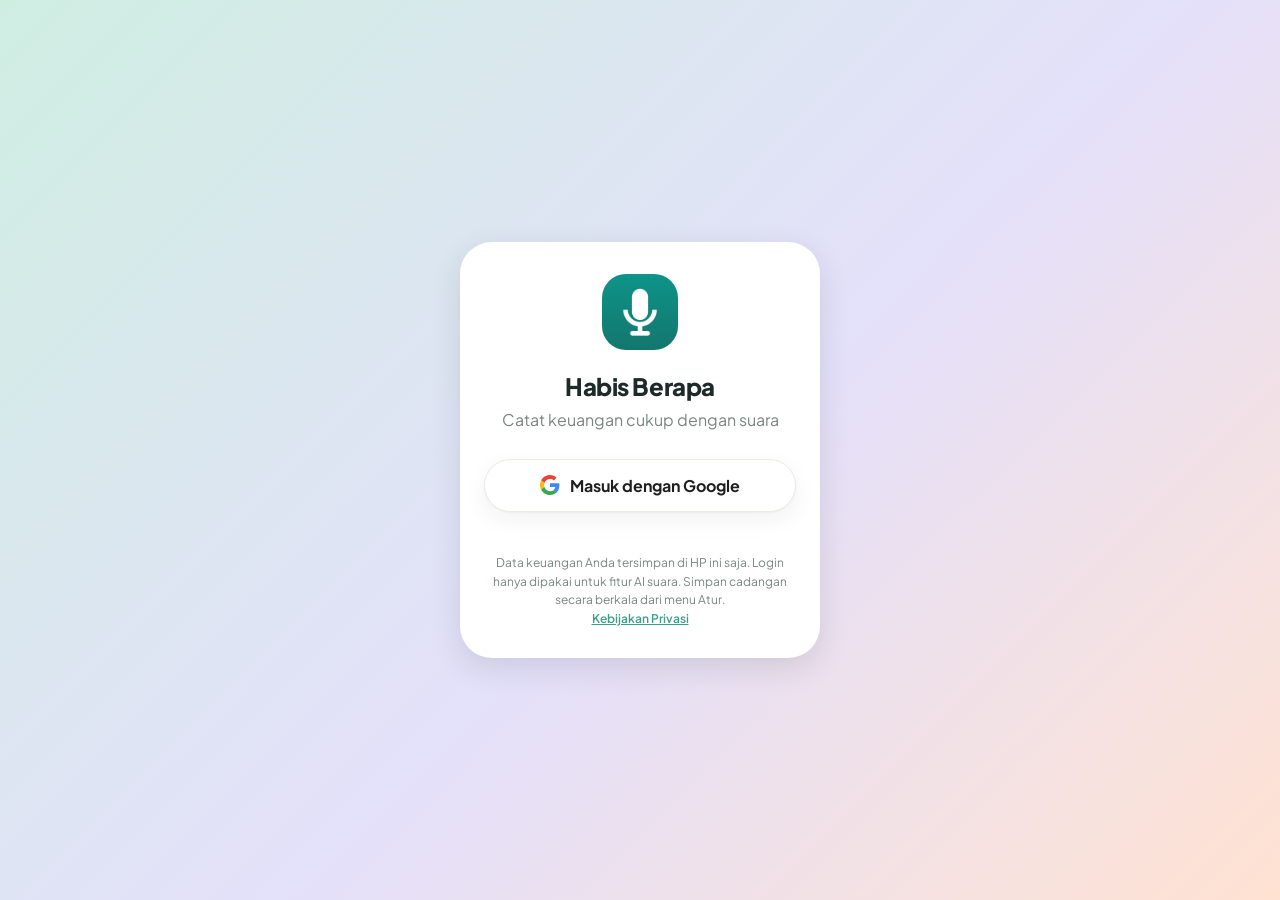
<file: index.html>
<!doctype html>
<html lang="id">
<head>
  <meta charset="utf-8">
  <meta name="viewport" content="width=device-width, initial-scale=1, viewport-fit=cover">
  <title>Habis Berapa</title>
  <meta name="theme-color" content="#f6f5f1" media="(prefers-color-scheme: light)">
  <meta name="theme-color" content="#141816" media="(prefers-color-scheme: dark)">
  <meta name="apple-mobile-web-app-capable" content="yes">
  <meta name="mobile-web-app-capable" content="yes">
  <meta name="apple-mobile-web-app-status-bar-style" content="default">
  <meta name="apple-mobile-web-app-title" content="Habis Berapa">
  <link rel="manifest" href="manifest.webmanifest">
  <link rel="icon" href="icons/icon-192.png">
  <link rel="apple-touch-icon" href="icons/icon-180.png">
  <link rel="preconnect" href="https://fonts.googleapis.com">
  <link rel="preconnect" href="https://fonts.gstatic.com" crossorigin>
  <link rel="stylesheet" href="https://fonts.googleapis.com/css2?family=Plus+Jakarta+Sans:wght@400;600;700;800&display=swap">
  <link rel="stylesheet" href="style.css">
</head>
<body>
  <!-- Layar login -->
  <section id="login-screen" class="pin-screen" hidden>
    <div class="pin-box">
      <img src="icons/icon-192.png" alt="" class="pin-logo">
      <h1>Habis Berapa</h1>
      <p>Catat keuangan cukup dengan suara</p>
      <button class="google-btn" id="btn-login">
        <svg viewBox="0 0 48 48" width="20" height="20" aria-hidden="true"><path fill="#EA4335" d="M24 9.5c3.5 0 6.6 1.2 9 3.5l6.7-6.7C35.6 2.4 30.2 0 24 0 14.6 0 6.6 5.4 2.7 13.3l7.8 6C12.4 13.7 17.7 9.5 24 9.5z"/><path fill="#4285F4" d="M46.5 24.5c0-1.6-.1-3.1-.4-4.5H24v9h12.7c-.6 3-2.3 5.5-4.8 7.2l7.5 5.8c4.4-4 7.1-10 7.1-17.5z"/><path fill="#FBBC05" d="M10.5 28.7c-.5-1.4-.8-3-.8-4.7s.3-3.3.8-4.7l-7.8-6C1 16.6 0 20.2 0 24s1 7.4 2.7 10.7l7.8-6z"/><path fill="#34A853" d="M24 48c6.5 0 11.9-2.1 15.9-5.8l-7.5-5.8c-2.1 1.4-4.8 2.3-8.4 2.3-6.3 0-11.6-4.2-13.5-9.9l-7.8 6C6.6 42.6 14.6 48 24 48z"/></svg>
        Masuk dengan Google
      </button>
      <p class="pin-error" id="login-error"></p>
      <p class="login-note">Data keuangan Anda tersimpan di HP ini saja.
        Login hanya dipakai untuk fitur AI suara. Simpan cadangan secara berkala dari menu Atur.
        <br><a href="privasi.html">Kebijakan Privasi</a></p>
    </div>
  </section>

  <div id="app" hidden>
    <header class="hero">
      <div class="hero-top">
        <div class="hello" id="hello">Halo 👋</div>
        <button class="icon-btn" id="btn-refresh" aria-label="Muat ulang">
          <svg viewBox="0 0 24 24" width="20" height="20" fill="none" stroke="currentColor" stroke-width="2.2" stroke-linecap="round" stroke-linejoin="round" aria-hidden="true"><path d="M20 11a8 8 0 1 0-2.3 5.7"/><path d="M20 5v6h-6"/></svg>
        </button>
      </div>
      <div class="hero-label">Total semua dompet</div>
      <div class="hero-total" id="total-saldo">Rp0</div>
    </header>
    <div class="demo-banner" id="demo-banner" hidden>Mode demo: catat lewat ketik, AI suara belum aktif.</div>
    <div class="backup-banner" id="backup-banner" hidden></div>

    <main>
      <!-- BERANDA -->
      <section class="view" id="view-home">
        <div class="month-strip" id="home-summary"></div>
        <div class="section-head">
          <h2>Dompet</h2>
          <button class="link-btn" id="btn-split">Bagi uang</button>
        </div>
        <div class="wallet-grid" id="wallet-grid"></div>
        <div class="section-head" id="recent-head" hidden>
          <h2>Baru dicatat</h2>
        </div>
        <div class="recent" id="recent"></div>
        <div class="hint" id="home-hint">
          Tekan tombol mikrofon lalu bicara, misalnya:<br>
          <em>“makan siang 25 ribu, parkir 2 ribu, ambil dari dompet uang makan”</em><br>
          <em>“gajian 8 juta”</em> · <em>“pindahkan 1 juta dari utama ke tabungan”</em>
        </div>
      </section>

      <!-- RIWAYAT -->
      <section class="view" id="view-history" hidden>
        <div class="filters">
          <input type="search" id="f-search" placeholder="Cari keterangan…" autocomplete="off">
          <div class="filter-row">
            <select id="f-month"></select>
            <select id="f-wallet"></select>
            <select id="f-cat"></select>
          </div>
        </div>
        <div id="history-list"></div>
        <button class="fab-secondary" id="btn-add-manual">+ Tambah manual</button>
      </section>

      <!-- LAPORAN -->
      <section class="view" id="view-report" hidden>
        <div class="report-month">
          <button class="icon-btn" id="r-prev" aria-label="Bulan sebelumnya">‹</button>
          <strong id="r-month"></strong>
          <button class="icon-btn" id="r-next" aria-label="Bulan berikutnya">›</button>
        </div>
        <div class="month-strip" id="r-summary"></div>
        <button class="share-cta" id="btn-share-recap">📸 Bagikan rekap bulan ini <small>ke story</small></button>
        <button class="share-cta" id="btn-share-hemat" hidden>🏆 Bagikan pencapaian hemat <small>ke story</small></button>
        <h2>Posisi kas</h2>
        <div class="cash-card">
          <div class="cash-head" id="r-cash-head"></div>
          <div class="cash-chart" id="r-cash"></div>
          <div class="cash-tip" id="r-cash-tip" hidden></div>
          <p class="cash-note">Persen uang bulan ini yang masih tersisa: saldo semua dompet ÷ (saldo awal bulan + pemasukan bulan ini).</p>
        </div>
        <div class="section-head"><h2>Dibanding bulan sebelumnya</h2>
          <div class="seg seg-sm" id="cmp-seg"><button data-n="1">1 bln</button><button data-n="2">2 bln</button><button data-n="3">3 bln</button></div></div>
        <div class="cmp-card" id="r-compare"></div>
        <h2>Pengeluaran per kategori</h2>
        <div id="r-cats"></div>
        <h2>Unduh laporan bulan ini</h2>
        <div class="export-row">
          <button class="btn" id="btn-report-pdf">📄 PDF</button>
          <button class="btn" id="btn-report-xlsx">📊 Excel</button>
        </div>
      </section>

      <!-- PENGATURAN -->
      <section class="view" id="view-settings" hidden>
        <div class="section-head"><h2>Dompet</h2><button class="link-btn" id="btn-add-wallet">+ Dompet</button></div>
        <div class="list" id="s-wallets"></div>
        <div class="section-head"><h2>Kategori pengeluaran</h2><button class="link-btn" data-add-cat="keluar">+ Kategori</button></div>
        <div class="list" id="s-cats-keluar"></div>
        <div class="section-head"><h2>Kategori pemasukan</h2><button class="link-btn" data-add-cat="masuk">+ Kategori</button></div>
        <div class="list" id="s-cats-masuk"></div>
        <h2>Data & cadangan</h2>
        <div class="list">
          <div class="list-item" id="s-data-info"></div>
          <button class="list-item" id="btn-backup"><span>💾 Simpan cadangan ke file Excel</span><small>›</small></button>
          <button class="list-item" id="btn-sheets-backup" hidden><span>🟩 Cadangkan ke Google Sheets</span><small>›</small></button>
          <button class="list-item" id="btn-restore"><span>♻️ Pulihkan dari file Excel</span><small>›</small></button>
          <button class="list-item" id="btn-sheets-restore" hidden><span>♻️ Pulihkan dari Google Sheets</span><small>›</small></button>
          <button class="list-item" id="btn-migrate" hidden><span>📥 Pindahkan data dari Google Sheets</span><small>›</small></button>
          <button class="list-item" id="btn-reset" hidden><span>🧹 Mulai pencatatan baru <small>(setelah cadangan)</small></span><small>›</small></button>
        </div>
        <input type="file" id="restore-file" accept=".xlsx,application/vnd.openxmlformats-officedocument.spreadsheetml.sheet" hidden>
        <h2>Aplikasi</h2>
        <div class="list">
          <div class="list-item"><span id="s-conn"></span></div>
          <div class="list-item" id="s-timing" hidden></div>
          <div class="list-item" id="s-account" hidden></div>
          <button class="list-item" id="btn-tutorial"><span>🎓 Lihat tutorial lagi</span><small>›</small></button>
          <button class="list-item" id="btn-feedback" hidden><span>💬 Kirim masukan</span><small>›</small></button>
          <button class="list-item" id="btn-stats" hidden><span>📈 Statistik pemakaian <small>(pemilik)</small></span><small>›</small></button>
          <a class="list-item" href="privasi.html"><span>🔒 Kebijakan Privasi</span><small>›</small></a>
          <button class="list-item danger-text" id="btn-logout" hidden>Keluar dari akun</button>
          <button class="list-item danger-text" id="btn-reset-data">Hapus semua data di HP ini</button>
        </div>
      </section>
    </main>

    <!-- Tombol suara -->
    <div class="voice-bar" id="voice-bar">
      <button class="kbd-btn" id="btn-type" aria-label="Ketik">⌨</button>
      <button class="mic-btn" id="btn-mic" aria-label="Rekam suara">
        <svg viewBox="0 0 24 24" width="34" height="34" aria-hidden="true"><path fill="currentColor" d="M12 14a3 3 0 0 0 3-3V5a3 3 0 0 0-6 0v6a3 3 0 0 0 3 3zm5-3a5 5 0 0 1-10 0H5a7 7 0 0 0 6 6.92V21h2v-3.08A7 7 0 0 0 19 11h-2z"/></svg>
      </button>
      <span class="voice-status" id="voice-status"></span>
    </div>

    <nav class="tabbar">
      <button data-tab="home" class="active"><svg viewBox="0 0 24 24" fill="none" stroke="currentColor" stroke-width="2" stroke-linecap="round" stroke-linejoin="round" aria-hidden="true"><path d="M3 10.5 12 3l9 7.5"/><path d="M5 9.5V20a1 1 0 0 0 1 1h4v-6h4v6h4a1 1 0 0 0 1-1V9.5"/></svg>Beranda</button>
      <button data-tab="history"><svg viewBox="0 0 24 24" fill="none" stroke="currentColor" stroke-width="2" stroke-linecap="round" stroke-linejoin="round" aria-hidden="true"><rect x="4" y="3" width="16" height="18" rx="4"/><path d="M8 8h8M8 12h8M8 16h5"/></svg>Riwayat</button>
      <button data-tab="report"><svg viewBox="0 0 24 24" fill="none" stroke="currentColor" stroke-width="2" stroke-linecap="round" stroke-linejoin="round" aria-hidden="true"><path d="M12 3a9 9 0 1 0 9 9h-9z"/><path d="M15 3.5A9 9 0 0 1 20.5 9H15z"/></svg>Laporan</button>
      <button data-tab="settings"><svg viewBox="0 0 24 24" fill="none" stroke="currentColor" stroke-width="2" stroke-linecap="round" stroke-linejoin="round" aria-hidden="true"><path d="M4 7h10M18 7h2M4 17h4M12 17h8"/><circle cx="16" cy="7" r="2"/><circle cx="10" cy="17" r="2"/></svg>Atur</button>
    </nav>
  </div>

  <!-- Tutorial singkat -->
  <div class="tutorial" id="tutorial" hidden role="dialog" aria-modal="true" aria-label="Tutorial">
    <div class="tut-card">
      <button class="tut-skip" id="tut-skip">Lewati</button>
      <div class="tut-icon"></div>
      <h3 class="tut-title"></h3>
      <p class="tut-text"></p>
      <div class="tut-dots"></div>
      <div class="btn-row"><button class="btn" id="tut-back">Kembali</button><button class="btn primary" id="tut-next">Lanjut</button></div>
    </div>
  </div>

  <!-- Lembar bawah (modal) serbaguna -->
  <div class="sheet-backdrop" id="sheet-backdrop" hidden>
    <div class="sheet" role="dialog" aria-modal="true" id="sheet"></div>
  </div>
  <div class="toast" id="toast" hidden></div>

  <script src="config.js"></script>
  <script src="logic.js"></script>
  <script src="store.js"></script>
  <script src="export.js"></script>
  <script src="gsheets.js"></script>
  <script src="share.js"></script>
  <script src="recorder.js"></script>
  <script src="app.js"></script>
</body>
</html>
</file>
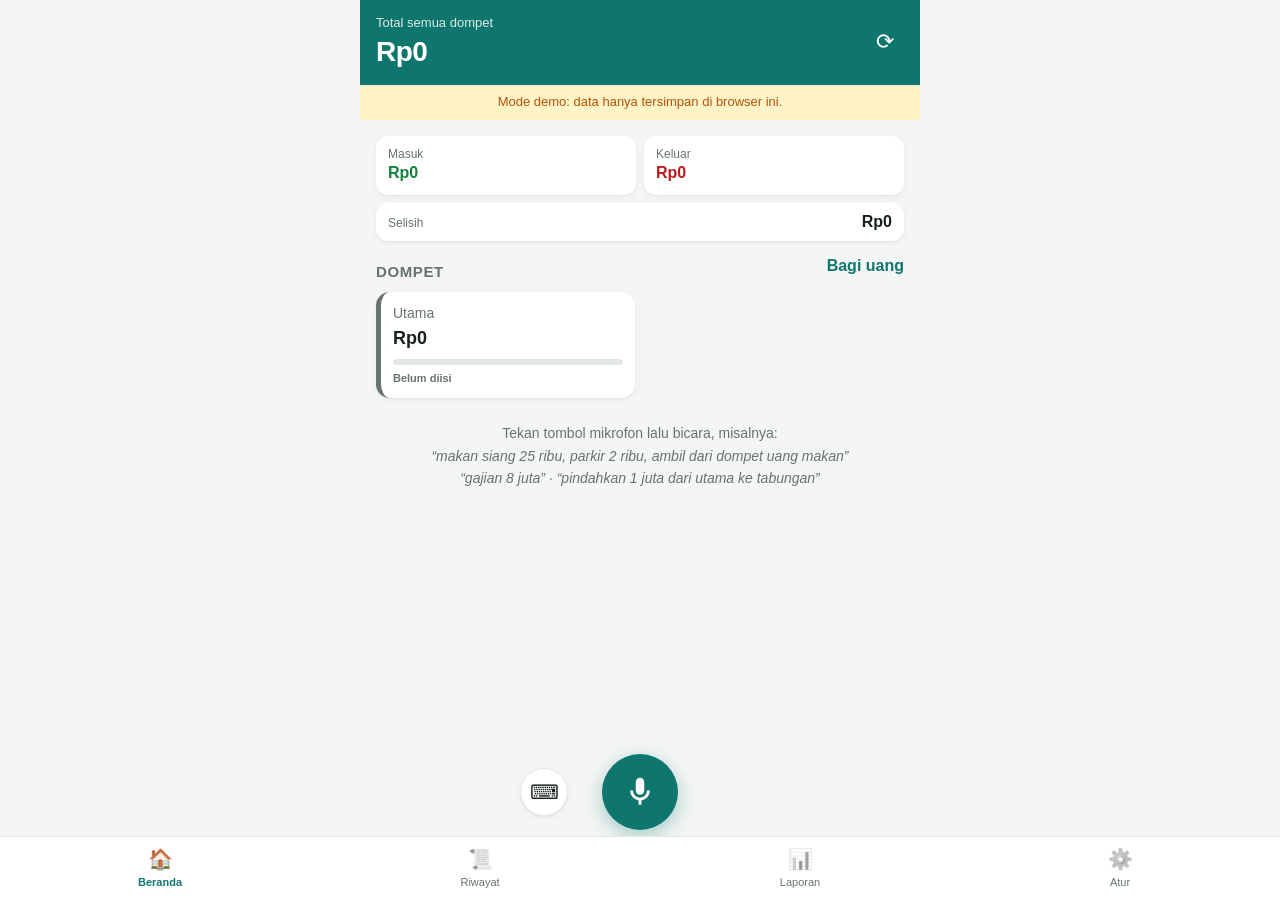
<file: web/index.html>
<!doctype html>
<html lang="id">
<head>
  <meta charset="utf-8">
  <meta name="viewport" content="width=device-width, initial-scale=1, viewport-fit=cover">
  <title>Habis Berapa</title>
  <meta name="theme-color" content="#0f766e">
  <meta name="apple-mobile-web-app-capable" content="yes">
  <meta name="mobile-web-app-capable" content="yes">
  <meta name="apple-mobile-web-app-status-bar-style" content="default">
  <meta name="apple-mobile-web-app-title" content="Habis Berapa">
  <link rel="manifest" href="manifest.webmanifest">
  <link rel="icon" href="icons/icon-192.png">
  <link rel="apple-touch-icon" href="icons/icon-180.png">
  <link rel="stylesheet" href="style.css">
</head>
<body>
  <!-- Layar PIN -->
  <section id="pin-screen" class="pin-screen" hidden>
    <div class="pin-box">
      <img src="icons/icon-192.png" alt="" class="pin-logo">
      <h1>Habis Berapa</h1>
      <p>Masukkan PIN</p>
      <div class="pin-dots" id="pin-dots"></div>
      <p class="pin-error" id="pin-error"></p>
      <div class="pin-pad" id="pin-pad"></div>
    </div>
  </section>

  <div id="app" hidden>
    <header class="topbar">
      <div>
        <div class="topbar-label">Total semua dompet</div>
        <div class="topbar-total" id="total-saldo">Rp0</div>
      </div>
      <button class="icon-btn" id="btn-refresh" aria-label="Muat ulang">⟳</button>
    </header>
    <div class="demo-banner" id="demo-banner" hidden>Mode demo: data hanya tersimpan di browser ini.</div>

    <main>
      <!-- BERANDA -->
      <section class="view" id="view-home">
        <div class="month-strip" id="home-summary"></div>
        <div class="section-head">
          <h2>Dompet</h2>
          <button class="link-btn" id="btn-split">Bagi uang</button>
        </div>
        <div class="wallet-grid" id="wallet-grid"></div>
        <div class="section-head" id="recent-head" hidden>
          <h2>Baru dicatat</h2>
        </div>
        <div class="recent" id="recent"></div>
        <div class="hint" id="home-hint">
          Tekan tombol mikrofon lalu bicara, misalnya:<br>
          <em>“makan siang 25 ribu, parkir 2 ribu, ambil dari dompet uang makan”</em><br>
          <em>“gajian 8 juta”</em> · <em>“pindahkan 1 juta dari utama ke tabungan”</em>
        </div>
      </section>

      <!-- RIWAYAT -->
      <section class="view" id="view-history" hidden>
        <div class="filters">
          <input type="search" id="f-search" placeholder="Cari keterangan…" autocomplete="off">
          <div class="filter-row">
            <select id="f-month"></select>
            <select id="f-wallet"></select>
            <select id="f-cat"></select>
          </div>
        </div>
        <div id="history-list"></div>
        <button class="fab-secondary" id="btn-add-manual">+ Tambah manual</button>
      </section>

      <!-- LAPORAN -->
      <section class="view" id="view-report" hidden>
        <div class="report-month">
          <button class="icon-btn" id="r-prev" aria-label="Bulan sebelumnya">‹</button>
          <strong id="r-month"></strong>
          <button class="icon-btn" id="r-next" aria-label="Bulan berikutnya">›</button>
        </div>
        <div class="month-strip" id="r-summary"></div>
        <h2>Pengeluaran per kategori</h2>
        <div id="r-cats"></div>
      </section>

      <!-- PENGATURAN -->
      <section class="view" id="view-settings" hidden>
        <div class="section-head"><h2>Dompet</h2><button class="link-btn" id="btn-add-wallet">+ Dompet</button></div>
        <div class="list" id="s-wallets"></div>
        <div class="section-head"><h2>Kategori pengeluaran</h2><button class="link-btn" data-add-cat="keluar">+ Kategori</button></div>
        <div class="list" id="s-cats-keluar"></div>
        <div class="section-head"><h2>Kategori pemasukan</h2><button class="link-btn" data-add-cat="masuk">+ Kategori</button></div>
        <div class="list" id="s-cats-masuk"></div>
        <h2>Aplikasi</h2>
        <div class="list">
          <div class="list-item"><span id="s-conn"></span></div>
          <button class="list-item danger-text" id="btn-lock">Kunci aplikasi (minta PIN lagi)</button>
          <button class="list-item danger-text" id="btn-reset-demo" hidden>Hapus semua data demo</button>
        </div>
      </section>
    </main>

    <!-- Tombol suara -->
    <div class="voice-bar" id="voice-bar">
      <button class="kbd-btn" id="btn-type" aria-label="Ketik">⌨</button>
      <button class="mic-btn" id="btn-mic" aria-label="Rekam suara">
        <svg viewBox="0 0 24 24" width="34" height="34" aria-hidden="true"><path fill="currentColor" d="M12 14a3 3 0 0 0 3-3V5a3 3 0 0 0-6 0v6a3 3 0 0 0 3 3zm5-3a5 5 0 0 1-10 0H5a7 7 0 0 0 6 6.92V21h2v-3.08A7 7 0 0 0 19 11h-2z"/></svg>
      </button>
      <span class="voice-status" id="voice-status"></span>
    </div>

    <nav class="tabbar">
      <button data-tab="home" class="active"><span>🏠</span>Beranda</button>
      <button data-tab="history"><span>📜</span>Riwayat</button>
      <button data-tab="report"><span>📊</span>Laporan</button>
      <button data-tab="settings"><span>⚙️</span>Atur</button>
    </nav>
  </div>

  <!-- Lembar bawah (modal) serbaguna -->
  <div class="sheet-backdrop" id="sheet-backdrop" hidden>
    <div class="sheet" role="dialog" aria-modal="true" id="sheet"></div>
  </div>
  <div class="toast" id="toast" hidden></div>

  <script src="config.js"></script>
  <script src="logic.js"></script>
  <script src="mock.js"></script>
  <script src="recorder.js"></script>
  <script src="app.js"></script>
</body>
</html>
</file>
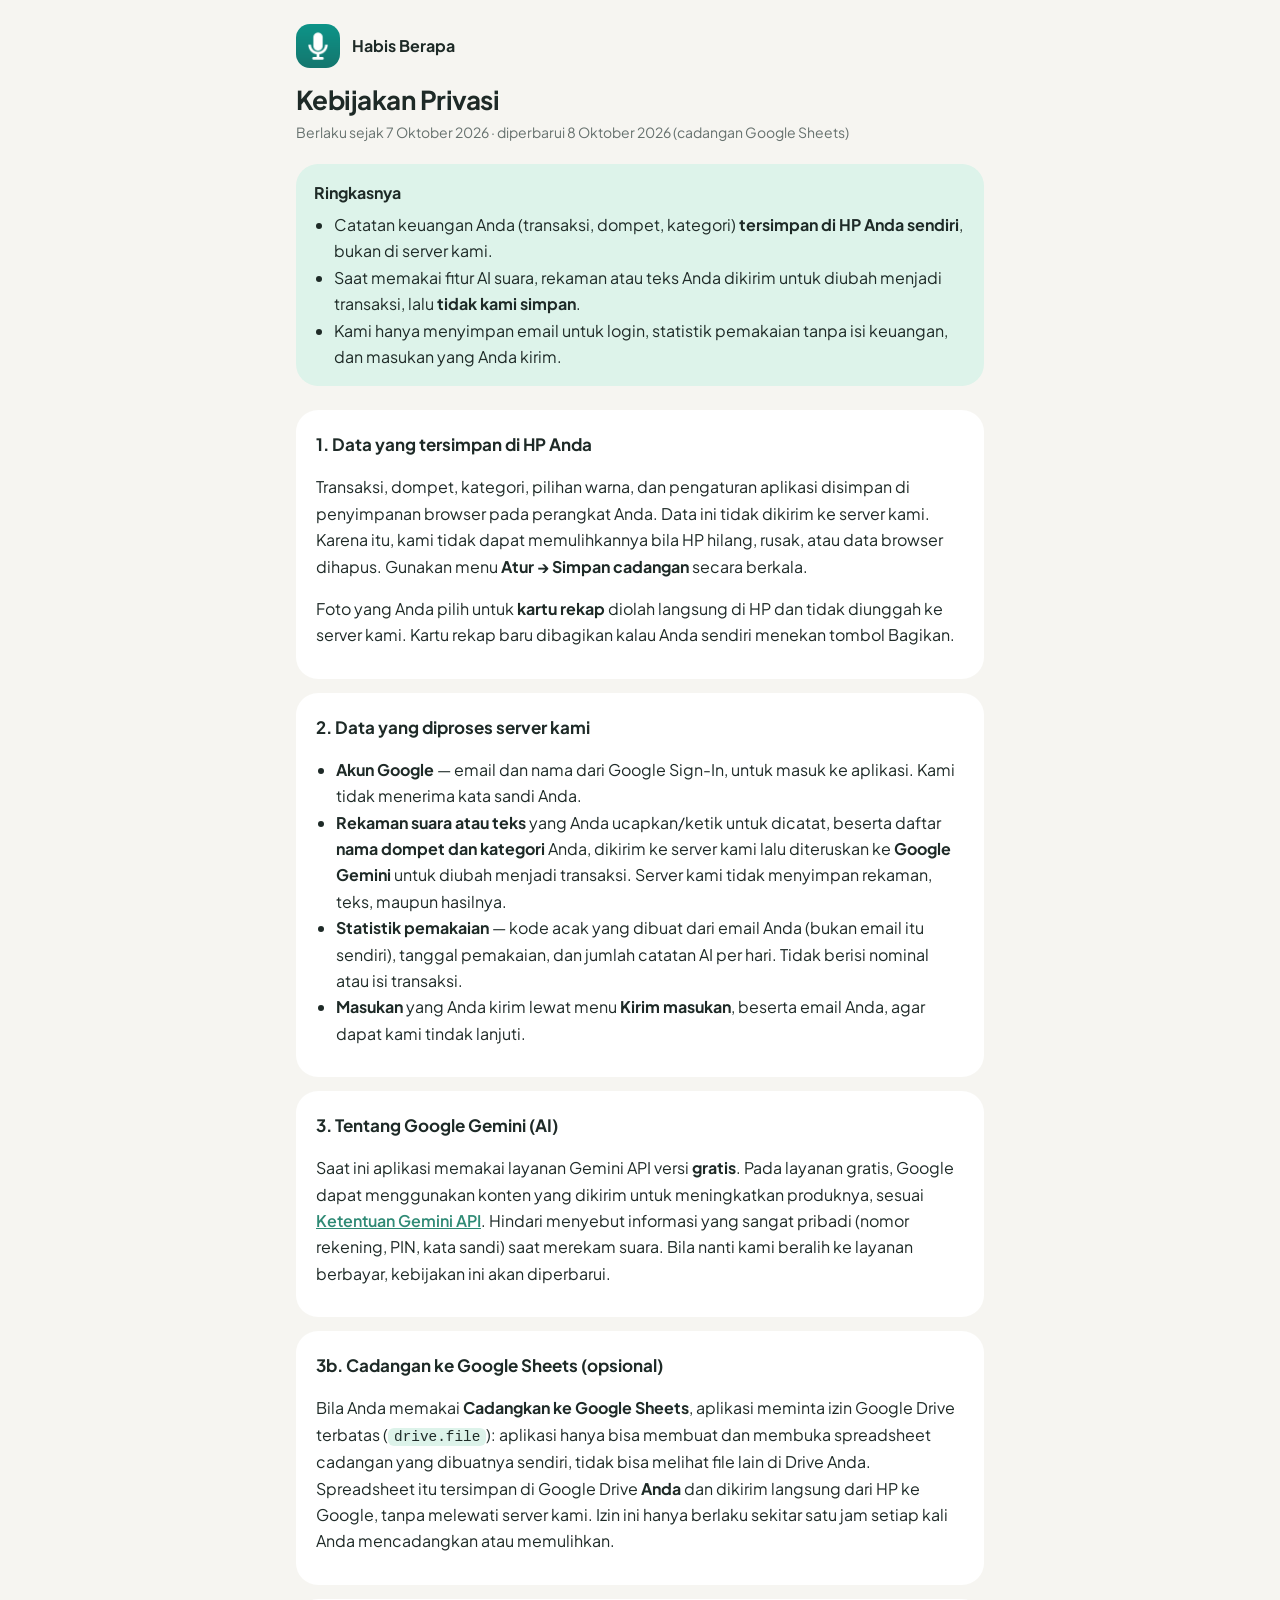
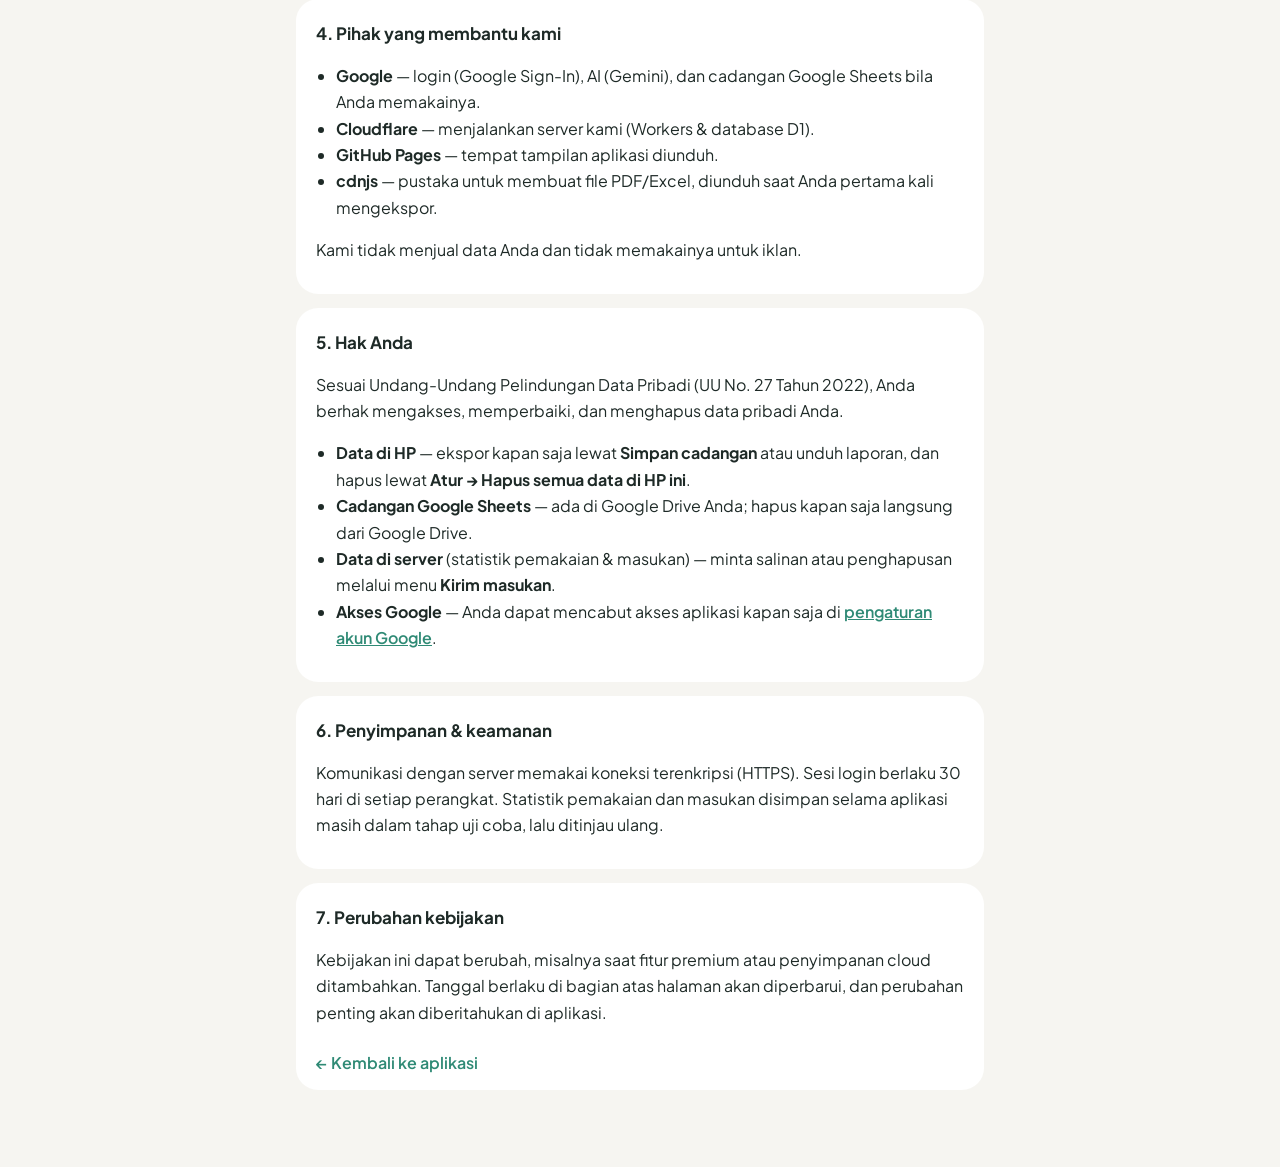
<file: privasi.html>
<!doctype html>
<html lang="id">
<head>
  <meta charset="utf-8">
  <meta name="viewport" content="width=device-width, initial-scale=1, viewport-fit=cover">
  <title>Kebijakan Privasi · Habis Berapa</title>
  <meta name="description" content="Kebijakan Privasi aplikasi Habis Berapa: data apa yang disimpan, di mana, dan hak Anda.">
  <link rel="icon" href="icons/icon-192.png">
  <link rel="preconnect" href="https://fonts.googleapis.com">
  <link rel="preconnect" href="https://fonts.gstatic.com" crossorigin>
  <link rel="stylesheet" href="https://fonts.googleapis.com/css2?family=Plus+Jakarta+Sans:wght@400;600;700;800&display=swap">
  <style>
    :root { --bg: #f6f5f1; --card: #fff; --text: #1e2a27; --muted: #66716e; --brand: #2f8a75; --line: #eceae4; --soft: #ddf3ea; }
    @media (prefers-color-scheme: dark) {
      :root:not([data-theme="light"]) { --bg: #141816; --card: #1d2321; --text: #e9efed; --muted: #a0aca8; --brand: #6fd1b7; --line: #2b3330; --soft: #1f3a32; }
    }
    :root[data-theme="dark"] { --bg: #141816; --card: #1d2321; --text: #e9efed; --muted: #a0aca8; --brand: #6fd1b7; --line: #2b3330; --soft: #1f3a32; }
    * { box-sizing: border-box; }
    body { margin: 0; background: var(--bg); color: var(--text); font: 16px/1.65 "Plus Jakarta Sans", -apple-system, "Segoe UI", Roboto, sans-serif; }
    main { max-width: 720px; margin: 0 auto; padding: 24px 16px 64px; }
    .top { display: flex; align-items: center; gap: 12px; margin-bottom: 8px; }
    .top img { width: 44px; height: 44px; border-radius: 14px; }
    h1 { font-size: 26px; line-height: 1.25; margin: 16px 0 4px; letter-spacing: -.02em; }
    .meta { color: var(--muted); font-size: 14px; margin: 0 0 20px; }
    .summary { background: var(--soft); border-radius: 22px; padding: 16px 18px; margin-bottom: 24px; }
    .summary ul { margin: 6px 0 0; padding-left: 20px; }
    section { background: var(--card); border-radius: 22px; padding: 4px 20px 14px; margin-bottom: 14px; }
    h2 { font-size: 17px; margin: 16px 0 6px; }
    p, li { max-width: 66ch; }
    ul { padding-left: 20px; }
    a { color: var(--brand); font-weight: 600; }
    code { font-size: .9em; background: var(--soft); padding: 1px 6px; border-radius: 6px; }
    .back { display: inline-block; margin-top: 8px; text-decoration: none; }
  </style>
</head>
<body>
  <main>
    <div class="top"><img src="icons/icon-192.png" alt=""><strong>Habis Berapa</strong></div>
    <h1>Kebijakan Privasi</h1>
    <p class="meta">Berlaku sejak 7 Oktober 2026 · diperbarui 8 Oktober 2026 (cadangan Google Sheets)</p>

    <div class="summary">
      <strong>Ringkasnya</strong>
      <ul>
        <li>Catatan keuangan Anda (transaksi, dompet, kategori) <b>tersimpan di HP Anda sendiri</b>, bukan di server kami.</li>
        <li>Saat memakai fitur AI suara, rekaman atau teks Anda dikirim untuk diubah menjadi transaksi, lalu <b>tidak kami simpan</b>.</li>
        <li>Kami hanya menyimpan email untuk login, statistik pemakaian tanpa isi keuangan, dan masukan yang Anda kirim.</li>
      </ul>
    </div>

    <section>
      <h2>1. Data yang tersimpan di HP Anda</h2>
      <p>Transaksi, dompet, kategori, pilihan warna, dan pengaturan aplikasi disimpan di penyimpanan browser pada perangkat Anda.
        Data ini tidak dikirim ke server kami. Karena itu, kami tidak dapat memulihkannya bila HP hilang, rusak, atau data browser dihapus.
        Gunakan menu <b>Atur → Simpan cadangan</b> secara berkala.</p>
      <p>Foto yang Anda pilih untuk <b>kartu rekap</b> diolah langsung di HP dan tidak diunggah ke server kami.
        Kartu rekap baru dibagikan kalau Anda sendiri menekan tombol Bagikan.</p>
    </section>

    <section>
      <h2>2. Data yang diproses server kami</h2>
      <ul>
        <li><b>Akun Google</b> — email dan nama dari Google Sign-In, untuk masuk ke aplikasi. Kami tidak menerima kata sandi Anda.</li>
        <li><b>Rekaman suara atau teks</b> yang Anda ucapkan/ketik untuk dicatat, beserta daftar <b>nama dompet dan kategori</b> Anda,
          dikirim ke server kami lalu diteruskan ke <b>Google Gemini</b> untuk diubah menjadi transaksi. Server kami tidak menyimpan rekaman, teks, maupun hasilnya.</li>
        <li><b>Statistik pemakaian</b> — kode acak yang dibuat dari email Anda (bukan email itu sendiri), tanggal pemakaian,
          dan jumlah catatan AI per hari. Tidak berisi nominal atau isi transaksi.</li>
        <li><b>Masukan</b> yang Anda kirim lewat menu <b>Kirim masukan</b>, beserta email Anda, agar dapat kami tindak lanjuti.</li>
      </ul>
    </section>

    <section>
      <h2>3. Tentang Google Gemini (AI)</h2>
      <p>Saat ini aplikasi memakai layanan Gemini API versi <b>gratis</b>. Pada layanan gratis, Google dapat menggunakan konten yang dikirim
        untuk meningkatkan produknya, sesuai <a href="https://ai.google.dev/gemini-api/terms" rel="noopener">Ketentuan Gemini API</a>.
        Hindari menyebut informasi yang sangat pribadi (nomor rekening, PIN, kata sandi) saat merekam suara.
        Bila nanti kami beralih ke layanan berbayar, kebijakan ini akan diperbarui.</p>
    </section>

    <section>
      <h2>3b. Cadangan ke Google Sheets (opsional)</h2>
      <p>Bila Anda memakai <b>Cadangkan ke Google Sheets</b>, aplikasi meminta izin Google Drive terbatas (<code>drive.file</code>):
        aplikasi hanya bisa membuat dan membuka spreadsheet cadangan yang dibuatnya sendiri, tidak bisa melihat file lain di Drive Anda.
        Spreadsheet itu tersimpan di Google Drive <b>Anda</b> dan dikirim langsung dari HP ke Google, tanpa melewati server kami.
        Izin ini hanya berlaku sekitar satu jam setiap kali Anda mencadangkan atau memulihkan.</p>
    </section>

    <section>
      <h2>4. Pihak yang membantu kami</h2>
      <ul>
        <li><b>Google</b> — login (Google Sign-In), AI (Gemini), dan cadangan Google Sheets bila Anda memakainya.</li>
        <li><b>Cloudflare</b> — menjalankan server kami (Workers & database D1).</li>
        <li><b>GitHub Pages</b> — tempat tampilan aplikasi diunduh.</li>
        <li><b>cdnjs</b> — pustaka untuk membuat file PDF/Excel, diunduh saat Anda pertama kali mengekspor.</li>
      </ul>
      <p>Kami tidak menjual data Anda dan tidak memakainya untuk iklan.</p>
    </section>

    <section>
      <h2>5. Hak Anda</h2>
      <p>Sesuai Undang-Undang Pelindungan Data Pribadi (UU No. 27 Tahun 2022), Anda berhak mengakses, memperbaiki, dan menghapus data pribadi Anda.</p>
      <ul>
        <li><b>Data di HP</b> — ekspor kapan saja lewat <b>Simpan cadangan</b> atau unduh laporan, dan hapus lewat <b>Atur → Hapus semua data di HP ini</b>.</li>
        <li><b>Cadangan Google Sheets</b> — ada di Google Drive Anda; hapus kapan saja langsung dari Google Drive.</li>
        <li><b>Data di server</b> (statistik pemakaian & masukan) — minta salinan atau penghapusan melalui menu <b>Kirim masukan</b>.</li>
        <li><b>Akses Google</b> — Anda dapat mencabut akses aplikasi kapan saja di
          <a href="https://myaccount.google.com/permissions" rel="noopener">pengaturan akun Google</a>.</li>
      </ul>
    </section>

    <section>
      <h2>6. Penyimpanan & keamanan</h2>
      <p>Komunikasi dengan server memakai koneksi terenkripsi (HTTPS). Sesi login berlaku 30 hari di setiap perangkat.
        Statistik pemakaian dan masukan disimpan selama aplikasi masih dalam tahap uji coba, lalu ditinjau ulang.</p>
    </section>

    <section>
      <h2>7. Perubahan kebijakan</h2>
      <p>Kebijakan ini dapat berubah, misalnya saat fitur premium atau penyimpanan cloud ditambahkan.
        Tanggal berlaku di bagian atas halaman akan diperbarui, dan perubahan penting akan diberitahukan di aplikasi.</p>
      <a class="back" href="./">← Kembali ke aplikasi</a>
    </section>
  </main>
</body>
</html>
</file>
<file: style.css>
/* ============ Habis Berapa — tema pastel ============ */
:root {
  --bg: #f6f5f1;
  --card: #ffffff;
  --text: #1e2a27;
  --muted: #7a8582;
  --line: #eceae4;
  --field: #f3f2ee;
  --brand: #3a9f88;
  --brand-ink: #ffffff;
  --brand-soft: #ddf3ea;
  --in: #2e9e6a;
  --in-bg: #ddf3ea;
  --out: #d2544f;
  --out-bg: #fbe1e0;
  --move: #6a7480;
  --warn: #c98a12;
  --warn-bg: #fff1cc;
  --danger: #c8443f;
  --danger-bg: #fde2e1;
  --hero: linear-gradient(135deg, #cfeee2 0%, #e4e0fa 55%, #ffe2d2 100%);
  --hero-ink: #1e2a27;
  --shadow: 0 1px 2px rgba(30, 42, 39, .04), 0 8px 24px rgba(30, 42, 39, .06);
  --shadow-lg: 0 10px 30px rgba(30, 42, 39, .12);
  --zone-hijau: #a8e4c0;
  --zone-kuning: #fde68f;
  --zone-oranye: #ffc79a;
  --zone-merah: #f8b0ad;
  --safe-b: env(safe-area-inset-bottom, 0px);
  --safe-t: env(safe-area-inset-top, 0px);

  /* Warna dompet: latar pastel & tinta */
  --w0-bg: #ddf3ea; --w0-ink: #1f7a5c;
  --w1-bg: #ffe5d6; --w1-ink: #b2552b;
  --w2-bg: #e8e2fa; --w2-ink: #5b48a8;
  --w3-bg: #dceefb; --w3-ink: #2369a0;
  --w4-bg: #fff2c6; --w4-ink: #866600;
  --w5-bg: #fbe1ea; --w5-ink: #a83a63;
  --w6-bg: #e5efd9; --w6-ink: #4f6e2c;
  --w7-bg: #d8f2f4; --w7-ink: #1d7480;
  --w8-bg: #e2e7fb; --w8-ink: #3d4fa6;
  --w9-bg: #ffe9c4; --w9-ink: #94580a;
  --w10-bg: #f2e0f5; --w10-ink: #87399a;
  --w11-bg: #e4eaef; --w11-ink: #46596a;
}
@media (prefers-color-scheme: dark) {
  :root {
    --bg: #141816;
    --card: #1d2321;
    --text: #e9efed;
    --muted: #96a29e;
    --line: #2b3330;
    --field: #252c29;
    --brand: #6fd1b7;
    --brand-ink: #0f2a23;
    --brand-soft: #1f3a32;
    --in: #7fdcae;
    --in-bg: #1f3a30;
    --out: #f2938f;
    --out-bg: #3d2423;
    --move: #a9b3bd;
    --warn: #f3c45a;
    --warn-bg: #3b3018;
    --danger: #f2938f;
    --danger-bg: #42211f;
    --hero: linear-gradient(135deg, #1f3a32 0%, #2a2747 55%, #3e2a22 100%);
    --hero-ink: #f1f5f3;
    --shadow: 0 1px 2px rgba(0, 0, 0, .3);
    --shadow-lg: 0 10px 30px rgba(0, 0, 0, .45);
    --zone-hijau: #2f6b4a;
    --zone-kuning: #6b5a1f;
    --zone-oranye: #6e4422;
    --zone-merah: #6e2f2c;

    --w0-bg: #1e3a31; --w0-ink: #8fe0c2;
    --w1-bg: #3d2b22; --w1-ink: #ffb894;
    --w2-bg: #2c2747; --w2-ink: #c3b6ff;
    --w3-bg: #1f3245; --w3-ink: #9fd0f7;
    --w4-bg: #3a3218; --w4-ink: #f5d675;
    --w5-bg: #3e2430; --w5-ink: #f6a9c4;
    --w6-bg: #29361f; --w6-ink: #bcdc98;
    --w7-bg: #1b3a3d; --w7-ink: #8fe3ea;
    --w8-bg: #252b48; --w8-ink: #aebaff;
    --w9-bg: #3d2f19; --w9-ink: #ffc983;
    --w10-bg: #3a2540; --w10-ink: #e2a8f0;
    --w11-bg: #262e35; --w11-ink: #b4c4d2;
  }
}
.wc-0 { --w-bg: var(--w0-bg); --w-ink: var(--w0-ink); }
.wc-1 { --w-bg: var(--w1-bg); --w-ink: var(--w1-ink); }
.wc-2 { --w-bg: var(--w2-bg); --w-ink: var(--w2-ink); }
.wc-3 { --w-bg: var(--w3-bg); --w-ink: var(--w3-ink); }
.wc-4 { --w-bg: var(--w4-bg); --w-ink: var(--w4-ink); }
.wc-5 { --w-bg: var(--w5-bg); --w-ink: var(--w5-ink); }
.wc-6 { --w-bg: var(--w6-bg); --w-ink: var(--w6-ink); }
.wc-7 { --w-bg: var(--w7-bg); --w-ink: var(--w7-ink); }
.wc-8 { --w-bg: var(--w8-bg); --w-ink: var(--w8-ink); }
.wc-9 { --w-bg: var(--w9-bg); --w-ink: var(--w9-ink); }
.wc-10 { --w-bg: var(--w10-bg); --w-ink: var(--w10-ink); }
.wc-11 { --w-bg: var(--w11-bg); --w-ink: var(--w11-ink); }

* { box-sizing: border-box; -webkit-tap-highlight-color: transparent; }
html, body { margin: 0; background: var(--bg); color: var(--text); }
body {
  font: 16px/1.45 "Plus Jakarta Sans", -apple-system, BlinkMacSystemFont, "Segoe UI", Roboto, sans-serif;
  -webkit-font-smoothing: antialiased;
}
button, input, select { font: inherit; color: inherit; }
button { cursor: pointer; }
button:active { transform: scale(.98); }
h2 { font-size: 13px; font-weight: 700; margin: 24px 2px 10px; color: var(--muted); text-transform: uppercase; letter-spacing: .06em; }
h3 { font-weight: 700; }
[hidden] { display: none !important; }

/* ---------- Kerangka ---------- */
#app { max-width: 560px; margin: 0 auto; min-height: 100vh; padding-bottom: calc(190px + var(--safe-b)); }
main { padding: 0 16px; }

.hero {
  margin: calc(10px + var(--safe-t)) 16px 0; padding: 18px 20px 20px; border-radius: 28px;
  background: var(--hero); color: var(--hero-ink); box-shadow: var(--shadow);
}
.hero-top { display: flex; justify-content: space-between; align-items: flex-start; gap: 8px; }
.hello { font-size: 15px; font-weight: 700; }
.hero-label { font-size: 13px; opacity: .7; margin-top: 10px; }
.hero-total { font-size: 32px; font-weight: 800; letter-spacing: -.03em; line-height: 1.15; }
.icon-btn {
  background: rgba(255, 255, 255, .55); border: 0; width: 40px; height: 40px; border-radius: 14px;
  display: grid; place-items: center; color: inherit; font-size: 20px; flex: none;
}
@media (prefers-color-scheme: dark) { .icon-btn { background: rgba(255, 255, 255, .08); } }
.demo-banner {
  margin: 10px 16px 0; background: var(--warn-bg); color: var(--warn); font-size: 13px; font-weight: 600;
  padding: 8px 14px; border-radius: 14px; text-align: center;
}

.section-head { display: flex; justify-content: space-between; align-items: center; }
.section-head h2 { margin-bottom: 10px; }
.link-btn {
  background: var(--brand-soft); border: 0; color: var(--brand); font-weight: 700; font-size: 13px;
  padding: 7px 14px; border-radius: 999px; margin-top: 14px;
}

/* ---------- Ringkasan bulan ---------- */
.month-strip { display: grid; grid-template-columns: 1fr 1fr; gap: 10px; margin-top: 16px; }
.stat { background: var(--card); border-radius: 20px; padding: 12px 14px; box-shadow: var(--shadow); min-width: 0; }
.stat:nth-child(1) { background: var(--in-bg); }
.stat:nth-child(2) { background: var(--out-bg); }
.stat:nth-child(3) { grid-column: 1 / -1; display: flex; justify-content: space-between; align-items: baseline; padding: 10px 16px; }
.stat-label { font-size: 12px; color: var(--muted); font-weight: 600; }
.stat-value { font-weight: 800; font-size: 17px; white-space: nowrap; overflow: hidden; text-overflow: ellipsis; }
.c-in { color: var(--in); } .c-out { color: var(--out); } .c-move { color: var(--move); }

/* ---------- Kartu dompet ---------- */
.wallet-grid { display: grid; grid-template-columns: 1fr 1fr; gap: 12px; }
.wallet {
  position: relative; text-align: left; border: 2px solid transparent; border-radius: 26px; padding: 14px 14px 16px;
  min-width: 0; background: var(--w-bg); color: var(--text); box-shadow: var(--shadow);
}
.wallet-top { display: flex; justify-content: space-between; align-items: center; margin-bottom: 10px; min-height: 36px; }
.wallet-emoji {
  width: 36px; height: 36px; border-radius: 14px; display: grid; place-items: center; font-size: 18px;
  background: rgba(255, 255, 255, .7);
}
@media (prefers-color-scheme: dark) { .wallet-emoji { background: rgba(255, 255, 255, .08); } }
.badge { font-size: 10.5px; font-weight: 700; padding: 4px 9px; border-radius: 999px; white-space: nowrap; }
.wallet-name { font-size: 13px; font-weight: 600; color: var(--w-ink); white-space: nowrap; overflow: hidden; text-overflow: ellipsis; }
.wallet-saldo { font-size: 19px; font-weight: 800; letter-spacing: -.02em; margin: 1px 0 10px; white-space: nowrap; overflow: hidden; text-overflow: ellipsis; }
.bar { height: 8px; background: rgba(255, 255, 255, .7); border-radius: 999px; overflow: hidden; }
@media (prefers-color-scheme: dark) { .bar { background: rgba(255, 255, 255, .1); } }
.bar > i { display: block; height: 100%; background: var(--w-ink, var(--brand)); border-radius: 999px; transition: width .4s ease; }

.wallet[data-status="menipis"] { border-color: var(--warn); }
.wallet[data-status="menipis"] .badge { background: var(--warn-bg); color: var(--warn); }
.wallet[data-status="menipis"] .bar > i { background: var(--warn); }
.wallet[data-status="habis"] { background: var(--danger-bg); border-color: var(--danger); }
.wallet[data-status="habis"] .badge { background: var(--danger); color: #fff; }
.wallet[data-status="habis"] .wallet-saldo, .wallet[data-status="habis"] .wallet-name { color: var(--danger); }
.wallet[data-status="kosong"] .badge { background: rgba(255, 255, 255, .7); color: var(--muted); }
@media (prefers-color-scheme: dark) { .wallet[data-status="kosong"] .badge { background: rgba(255, 255, 255, .08); } }

/* ---------- Daftar transaksi ---------- */
.recent { display: flex; flex-direction: column; gap: 8px; }
.transcript { font-size: 13px; color: var(--muted); font-style: italic; margin: 0 4px 2px; }
.tx {
  display: flex; align-items: center; gap: 12px; width: 100%; text-align: left;
  background: var(--card); border: 0; border-radius: 20px; padding: 11px 14px; box-shadow: var(--shadow);
}
.tx-icon {
  width: 42px; height: 42px; border-radius: 15px; display: grid; place-items: center; flex: none; font-size: 18px;
  background: var(--w-bg, var(--field));
}
.tx-main { flex: 1; min-width: 0; }
.tx-title { font-weight: 700; font-size: 15px; white-space: nowrap; overflow: hidden; text-overflow: ellipsis; }
.tx-sub { font-size: 12px; color: var(--muted); white-space: nowrap; overflow: hidden; text-overflow: ellipsis; }
.tx-amt { font-weight: 800; font-size: 15px; white-space: nowrap; }
.tx.new { animation: flash 1.4s ease-out; }
@keyframes flash { from { box-shadow: 0 0 0 3px var(--brand); } to { box-shadow: var(--shadow); } }
.day-head { font-size: 12px; font-weight: 700; color: var(--muted); margin: 18px 6px 8px; display: flex; justify-content: space-between; text-transform: uppercase; letter-spacing: .04em; }
#history-list .tx { margin-bottom: 8px; }
.hint {
  color: var(--muted); font-size: 14px; text-align: center; margin: 22px 0; line-height: 1.7;
  background: var(--card); border-radius: 22px; padding: 16px; box-shadow: var(--shadow);
}
.empty { color: var(--muted); text-align: center; padding: 30px 10px; }

/* ---------- Filter & input ---------- */
.filters { position: sticky; top: 0; background: var(--bg); padding: 12px 0 6px; z-index: 2; }
.filters input, .filter-row select, .field input, .field select {
  width: 100%; padding: 12px 14px; border: 1.5px solid transparent; border-radius: 16px; background: var(--field);
  outline: none; -webkit-appearance: none; appearance: none;
}
.filters input:focus, .field input:focus, .field select:focus { border-color: var(--brand); background: var(--card); }
.filter-row { display: grid; grid-template-columns: repeat(3, 1fr); gap: 6px; margin-top: 8px; }
.filter-row select { padding: 9px 10px; font-size: 13px; font-weight: 600; min-width: 0; border-radius: 999px; }
.fab-secondary {
  display: block; margin: 18px auto; background: var(--brand-soft); border: 0; border-radius: 999px;
  padding: 11px 20px; color: var(--brand); font-weight: 700;
}

/* ---------- Laporan ---------- */
.report-month { display: flex; justify-content: space-between; align-items: center; margin-top: 16px; }
.report-month .icon-btn { background: var(--card); box-shadow: var(--shadow); font-size: 22px; }
.report-month strong { font-size: 17px; }
.cat-row { background: var(--card); border-radius: 20px; padding: 12px 14px; margin-bottom: 8px; box-shadow: var(--shadow); }
.cat-top { display: flex; justify-content: space-between; gap: 8px; margin-bottom: 8px; font-weight: 600; }
.cat-top span:last-child { font-weight: 800; white-space: nowrap; }
.cat-row .bar { background: var(--field); }
.cat-pct { font-size: 12px; color: var(--muted); margin-top: 6px; }

/* ---------- Pengaturan ---------- */
.list { background: var(--card); border-radius: 22px; overflow: hidden; box-shadow: var(--shadow); }
.list-item {
  display: flex; justify-content: space-between; align-items: center; gap: 10px; width: 100%;
  padding: 14px 16px; border: 0; border-bottom: 1px solid var(--line); background: none; text-align: left;
}
.list-item:last-child { border-bottom: 0; }
.list-item small { color: var(--muted); }
.dot { display: inline-block; width: 12px; height: 12px; border-radius: 50%; background: var(--w-ink); margin-right: 8px; vertical-align: -1px; }
.danger-text { color: var(--danger); font-weight: 600; }

/* ---------- Tombol suara ---------- */
.voice-bar {
  position: fixed; left: 0; right: 0; bottom: calc(86px + var(--safe-b)); z-index: 5;
  display: flex; justify-content: center; align-items: center; pointer-events: none; height: 92px;
}
.voice-bar > * { pointer-events: auto; }
.mic-btn {
  width: 76px; height: 76px; border-radius: 50%; border: 4px solid var(--bg);
  background: linear-gradient(145deg, #6fcfb6 0%, #3a9f88 100%); color: #fff;
  box-shadow: 0 10px 28px rgba(58, 159, 136, .38); display: grid; place-items: center;
}
.mic-btn.recording { background: linear-gradient(145deg, #f59a95 0%, #d2544f 100%); animation: pulse 1.2s infinite; }
.mic-btn.busy { opacity: .65; }
@keyframes pulse { 0% { box-shadow: 0 0 0 0 rgba(210, 84, 79, .45); } 100% { box-shadow: 0 0 0 24px rgba(210, 84, 79, 0); } }
.kbd-btn {
  position: absolute; left: calc(50% - 122px); width: 50px; height: 50px; border-radius: 18px;
  border: 0; background: var(--card); font-size: 20px; box-shadow: var(--shadow-lg);
}
.voice-status {
  position: absolute; left: calc(50% + 54px); font-size: 12px; font-weight: 600; color: var(--muted);
  max-width: calc(50% - 64px); pointer-events: none;
}

/* ---------- Tab bar mengambang ---------- */
.tabbar {
  position: fixed; left: 12px; right: 12px; bottom: calc(10px + var(--safe-b)); z-index: 6;
  max-width: 536px; margin: 0 auto; display: grid; grid-template-columns: repeat(4, 1fr);
  background: var(--card); border-radius: 26px; padding: 6px; box-shadow: var(--shadow-lg);
}
.tabbar button {
  border: 0; background: none; padding: 8px 0 7px; font-size: 11px; font-weight: 600; color: var(--muted);
  display: flex; flex-direction: column; align-items: center; gap: 3px; border-radius: 20px;
}
.tabbar svg { width: 22px; height: 22px; }
.tabbar button.active { color: var(--brand); background: var(--brand-soft); font-weight: 700; }

/* ---------- Lembar bawah ---------- */
.sheet-backdrop { position: fixed; inset: 0; background: rgba(20, 28, 25, .35); z-index: 20; display: flex; align-items: flex-end; justify-content: center; }
.sheet {
  background: var(--bg); width: 100%; max-width: 560px; max-height: 92vh; overflow: auto;
  border-radius: 30px 30px 0 0; padding: 12px 18px calc(20px + var(--safe-b));
}
.sheet::before { content: ""; display: block; width: 40px; height: 5px; border-radius: 3px; background: var(--line); margin: 0 auto 14px; }
.sheet h3 { margin: 0 0 14px; font-size: 19px; }
.field { margin-bottom: 12px; }
.field label { display: block; font-size: 12px; font-weight: 600; color: var(--muted); margin: 0 0 5px 4px; }
.seg { display: grid; grid-template-columns: repeat(3, 1fr); background: var(--field); border-radius: 999px; padding: 4px; gap: 4px; }
.seg button { border: 0; background: none; padding: 9px 0; border-radius: 999px; font-weight: 600; }
.seg button.on { background: var(--card); color: var(--brand); font-weight: 800; box-shadow: var(--shadow); }
.btn-row { display: flex; gap: 8px; margin-top: 18px; }
.btn { flex: 1; padding: 13px; border-radius: 999px; border: 0; background: var(--field); font-weight: 700; }
.btn.primary { background: var(--brand); color: var(--brand-ink); }
.btn.danger { color: var(--danger); background: var(--danger-bg); }
.split-row { display: grid; grid-template-columns: 1fr 140px; gap: 8px; align-items: center; margin-bottom: 8px; }
.split-row input { text-align: right; }
.split-total { display: flex; justify-content: space-between; font-size: 14px; margin-top: 10px; padding-top: 10px; border-top: 1px solid var(--line); }

/* ---------- Toast ---------- */
.toast {
  position: fixed; left: 50%; transform: translateX(-50%); bottom: calc(196px + var(--safe-b)); z-index: 30;
  background: var(--text); color: var(--bg); padding: 11px 18px; border-radius: 18px; font-size: 14px; font-weight: 600;
  max-width: calc(100% - 32px); text-align: center; box-shadow: var(--shadow-lg);
}
.toast, .voice-status { white-space: pre-line; }

/* ---------- Layar login ---------- */
.pin-screen { min-height: 100vh; display: grid; place-items: center; padding: 24px 20px; background: var(--hero); }
.pin-box {
  text-align: center; width: 100%; max-width: 360px; background: var(--card); border-radius: 32px;
  padding: 32px 24px 26px; box-shadow: var(--shadow-lg);
}
.pin-logo { width: 76px; height: 76px; border-radius: 24px; }
.pin-box h1 { margin: 14px 0 4px; font-size: 24px; font-weight: 800; letter-spacing: -.02em; }
.pin-box p { color: var(--muted); margin: 4px 0; }
.pin-error { color: var(--danger) !important; min-height: 20px; font-size: 14px; }
.google-btn {
  display: inline-flex; align-items: center; justify-content: center; gap: 10px; width: 100%;
  margin-top: 24px; padding: 14px 16px; border-radius: 999px; border: 1.5px solid var(--line);
  background: #fff; color: #1f1f1f; font-weight: 700; box-shadow: var(--shadow);
}
.google-btn:disabled { opacity: .6; }
.login-note { font-size: 12px; color: var(--muted); line-height: 1.55; margin-top: 18px !important; }

/* Tanda panah untuk kotak pilihan */
.filter-row select, .field select {
  background-image: url("data:image/svg+xml,%3Csvg xmlns='http://www.w3.org/2000/svg' viewBox='0 0 24 24' fill='none' stroke='%237a8582' stroke-width='2.5' stroke-linecap='round' stroke-linejoin='round'%3E%3Cpath d='m6 9 6 6 6-6'/%3E%3C/svg%3E");
  background-repeat: no-repeat; background-position: right 12px center; background-size: 16px; padding-right: 34px;
}

/* Pilihan warna dompet */
.swatches { display: grid; grid-template-columns: repeat(6, 1fr); gap: 10px; padding: 4px 2px; }
.swatch {
  aspect-ratio: 1; border-radius: 16px; border: 3px solid var(--w-bg); background: var(--w-bg);
  box-shadow: inset 0 0 0 2px var(--card), var(--shadow); position: relative;
}
.swatch::after { content: ""; position: absolute; inset: 30%; border-radius: 50%; background: var(--w-ink); opacity: .85; }
.swatch.on { border-color: var(--w-ink); }
.swatch.on::after { content: "✓"; display: grid; place-items: center; inset: 22%; color: var(--w-bg); font-weight: 800; font-size: 14px; opacity: 1; }

/* ---------- Grafik posisi kas ---------- */
.cash-card { position: relative; background: var(--card); border-radius: 24px; padding: 14px 12px 12px; box-shadow: var(--shadow); }
.cash-head { display: flex; align-items: center; gap: 12px; margin: 0 4px 10px; }
.cash-head:empty { display: none; }
.cash-zone { font-weight: 800; font-size: 17px; padding: 8px 12px; border-radius: 16px; white-space: nowrap; }
.cash-zone.zone-hijau { background: color-mix(in srgb, var(--zone-hijau) 60%, transparent); }
.cash-zone.zone-kuning { background: color-mix(in srgb, var(--zone-kuning) 60%, transparent); }
.cash-zone.zone-oranye { background: color-mix(in srgb, var(--zone-oranye) 60%, transparent); }
.cash-zone.zone-merah { background: color-mix(in srgb, var(--zone-merah) 60%, transparent); }
.cash-zone-text { font-size: 13px; line-height: 1.4; }
.cash-zone-text small { color: var(--muted); }
.cash-chart { width: 100%; overflow: hidden; touch-action: pan-y; }
.cash-chart svg { display: block; }
.cash-chart .axis { font-size: 10px; fill: var(--muted); }
.cash-line { fill: none; stroke: var(--text); stroke-width: 2; stroke-linejoin: round; stroke-linecap: round; }
.cash-dot { fill: var(--text); stroke: var(--card); stroke-width: 2; }
.cross { stroke: var(--muted); stroke-width: 1; stroke-dasharray: 3 3; }
.cash-tip {
  position: absolute; top: 64px; background: var(--text); color: var(--bg); border-radius: 14px; padding: 8px 12px;
  font-size: 12px; line-height: 1.5; pointer-events: none; box-shadow: var(--shadow-lg); white-space: nowrap;
}
.cash-tip strong { font-size: 16px; }
.cash-tip .tip-date { opacity: .75; }
.cash-note { font-size: 11px; color: var(--muted); margin: 8px 4px 0; line-height: 1.5; }
.cash-tip .tip-zone { font-weight: 700; margin-bottom: 2px; }

/* ---------- Data & cadangan ---------- */
.backup-banner {
  margin: 10px 16px 0; background: var(--warn-bg); color: var(--text); font-size: 13px; padding: 10px 14px;
  border-radius: 16px; display: flex; align-items: center; justify-content: space-between; gap: 10px;
}
.backup-banner button { border: 0; background: var(--card); color: var(--brand); font-weight: 700; padding: 7px 12px; border-radius: 999px; white-space: nowrap; }
.export-row { display: grid; grid-template-columns: 1fr 1fr; gap: 10px; }
.export-row .btn { background: var(--card); box-shadow: var(--shadow); }

/* ---------- Masukan & statistik ---------- */
a.list-item { color: inherit; text-decoration: none; }
.login-note a { color: var(--brand); font-weight: 600; }
.field textarea {
  width: 100%; min-height: 120px; padding: 12px 14px; border: 1.5px solid transparent; border-radius: 16px;
  background: var(--field); font: inherit; color: inherit; resize: vertical; outline: none;
}
.field textarea:focus { border-color: var(--brand); background: var(--card); }
.stat-table { width: 100%; border-collapse: collapse; font-size: 13px; background: var(--card); border-radius: 16px; overflow: hidden; }
.stat-table th, .stat-table td { padding: 8px 10px; text-align: right; border-bottom: 1px solid var(--line); }
.stat-table th:first-child, .stat-table td:first-child { text-align: left; }
.stat-table th { color: var(--muted); font-weight: 600; font-size: 12px; }
.fb-item { background: var(--card); border-radius: 14px; padding: 10px 12px; margin-bottom: 8px; font-size: 13px; }
.fb-item small { color: var(--muted); display: block; margin-bottom: 4px; }

/* ---------- Perbandingan bulan ---------- */
.seg-sm { display: inline-grid; grid-template-columns: repeat(3, auto); margin-top: 14px; }
.seg-sm button { padding: 5px 12px; font-size: 12px; }
.cmp-card { background: var(--card); border-radius: 24px; padding: 14px; box-shadow: var(--shadow); display: grid; gap: 10px; }
.cmp-verdict { margin: 0 4px; font-size: 14px; line-height: 1.5; }
.cmp-note { margin: -4px 4px 0; font-size: 12px; color: var(--muted); }
.cmp-chart { position: relative; display: flex; align-items: flex-end; gap: 10px; height: 190px; padding: 0 4px; }
.cmp-col { flex: 1; min-width: 0; height: 100%; display: flex; flex-direction: column; align-items: center; gap: 6px; }
.cmp-val { font-size: 11px; font-weight: 700; color: var(--muted); white-space: nowrap; }
.cmp-col.cur .cmp-val { color: var(--text); }
.cmp-track { flex: 1; width: 100%; max-width: 56px; display: flex; align-items: flex-end; }
.cmp-track i { display: block; width: 100%; border-radius: 10px 10px 4px 4px; background: color-mix(in srgb, var(--brand) 35%, var(--field)); }
.cmp-col.cur .cmp-track i { background: var(--brand); }
.cmp-label { font-size: 12px; font-weight: 600; color: var(--muted); }
.cmp-col.cur .cmp-label { color: var(--text); font-weight: 800; }
.cmp-track { position: relative; }
.cmp-avg { position: absolute; left: -6px; right: -6px; border-top: 2px dashed var(--text); opacity: .45; pointer-events: none; }
.cmp-legend { margin: 0 4px; font-size: 12px; color: var(--muted); display: flex; align-items: center; gap: 8px; }
.cmp-legend i { width: 18px; border-top: 2px dashed var(--text); opacity: .45; }
.cmp-table-wrap { overflow-x: auto; }
.cmp-table { box-shadow: none; }
.cmp-table td { font-variant-numeric: tabular-nums; white-space: nowrap; }

/* ---------- Tutorial ---------- */
.tutorial { position: fixed; inset: 0; z-index: 40; display: grid; place-items: center; padding: 20px; background: rgba(20, 28, 25, .45); }
.tut-card {
  position: relative; width: 100%; max-width: 380px; background: var(--card); border-radius: 30px; padding: 30px 22px 20px;
  text-align: center; box-shadow: var(--shadow-lg);
  background-image: linear-gradient(180deg, transparent 0, var(--card) 170px), var(--hero);
}
.tut-skip { position: absolute; top: 14px; right: 14px; border: 0; background: rgba(255, 255, 255, .6); color: var(--text); font-size: 12px; font-weight: 700; padding: 6px 12px; border-radius: 999px; }
.tut-icon { font-size: 52px; line-height: 1; margin: 8px 0 14px; }
.tut-title { margin: 0 0 10px; font-size: 21px; letter-spacing: -.02em; }
.tut-text { margin: 0; font-size: 15px; line-height: 1.6; min-height: 120px; }
.tut-dots { display: flex; justify-content: center; gap: 6px; margin-top: 16px; }
.tut-dots i { width: 7px; height: 7px; border-radius: 999px; background: var(--line); transition: width .2s; }
.tut-dots i.on { width: 20px; background: var(--brand); }
.list-item a, #s-data-info a { color: var(--brand); font-weight: 700; }
.seg-sm button { white-space: nowrap; }
.cmp-col.nodata .cmp-label { opacity: .5; }
.cmp-table td:first-child { white-space: normal; }
.cmp-col.nodata .cmp-avg { display: none; }

/* ---------- Bagikan rekap ---------- */
.share-cta {
  width: 100%; margin-top: 12px; border: 0; border-radius: 20px; padding: 14px 16px; font-weight: 800; font-size: 15px;
  color: #fff; background: linear-gradient(120deg, #2f8a75 0%, #5a4fb0 60%, #c0603e 100%); box-shadow: var(--shadow);
  display: flex; justify-content: space-between; align-items: center;
}
.share-cta small { font-weight: 600; opacity: .85; }
.sh-preview {
  width: 62%; max-width: 240px; margin: 0 auto 14px; aspect-ratio: 9 / 16; border-radius: 18px; overflow: hidden;
  background: linear-gradient(160deg, #4b6b62, #2e3a52 60%, #5a3d33);
}
.sh-preview.dark-ink { background: linear-gradient(160deg, #e9f3ee, #ece9f8 60%, #f8e9df); }
.sh-preview.has-photo { background: #000; }
.sh-preview img { width: 100%; height: 100%; display: block; object-fit: cover; }
.sh-cats { display: flex; flex-wrap: wrap; gap: 8px; }
.sh-chip { border: 1.5px solid var(--line); background: var(--card); border-radius: 999px; padding: 7px 12px; font-size: 13px; font-weight: 600; }
.sh-chip small { color: var(--muted); font-weight: 600; }
.sh-chip.on { border-color: var(--brand); background: var(--brand-soft); color: var(--brand); }
.sh-opts { display: flex; flex-wrap: wrap; justify-content: space-between; align-items: center; gap: 10px; margin-bottom: 12px; }
.sh-toggle { display: flex; align-items: center; gap: 8px; font-size: 14px; font-weight: 600; }
.sh-toggle input { width: 18px; height: 18px; accent-color: var(--brand); }
.sh-photo { display: flex; gap: 8px; }
.sh-photo .btn { padding: 10px; }
.congrats { text-align: center; }
.congrats-emoji { font-size: 56px; line-height: 1; margin: 4px 0 8px; }
.congrats h3 { margin-bottom: 8px; }
</file>
<file: web/style.css>
:root {
  --bg: #f4f6f5;
  --card: #ffffff;
  --text: #17201d;
  --muted: #66736e;
  --line: #e2e7e5;
  --brand: #0f766e;
  --brand-ink: #ffffff;
  --in: #15803d;
  --out: #b91c1c;
  --move: #475569;
  --aman: #0f766e;
  --aman-bg: #e6f4f1;
  --menipis: #b45309;
  --menipis-bg: #fef3c7;
  --habis: #b91c1c;
  --habis-bg: #fee2e2;
  --kosong: #66736e;
  --kosong-bg: #eef1f0;
  --shadow: 0 1px 2px rgba(0, 0, 0, .06), 0 2px 8px rgba(0, 0, 0, .04);
  --safe-b: env(safe-area-inset-bottom, 0px);
}
@media (prefers-color-scheme: dark) {
  :root {
    --bg: #0f1413;
    --card: #19201e;
    --text: #e8eeec;
    --muted: #93a19c;
    --line: #2a3330;
    --brand: #2dd4bf;
    --brand-ink: #062a26;
    --in: #4ade80;
    --out: #f87171;
    --move: #94a3b8;
    --aman: #2dd4bf;
    --aman-bg: #11302c;
    --menipis: #fbbf24;
    --menipis-bg: #3a2c0b;
    --habis: #f87171;
    --habis-bg: #3d1515;
    --kosong: #93a19c;
    --kosong-bg: #222a28;
    --shadow: none;
  }
}

* { box-sizing: border-box; -webkit-tap-highlight-color: transparent; }
html, body { margin: 0; background: var(--bg); color: var(--text); }
body {
  font: 16px/1.4 -apple-system, BlinkMacSystemFont, "Segoe UI", Roboto, sans-serif;
  -webkit-font-smoothing: antialiased;
}
button, input, select { font: inherit; color: inherit; }
button { cursor: pointer; }
h2 { font-size: 15px; font-weight: 650; margin: 20px 0 10px; color: var(--muted); text-transform: uppercase; letter-spacing: .04em; }
[hidden] { display: none !important; }

/* ---------- Kerangka ---------- */
#app { max-width: 560px; margin: 0 auto; min-height: 100vh; padding-bottom: calc(170px + var(--safe-b)); }
.topbar {
  display: flex; justify-content: space-between; align-items: center;
  padding: calc(14px + env(safe-area-inset-top, 0px)) 16px 14px;
  background: var(--brand); color: var(--brand-ink);
}
.topbar-label { font-size: 13px; opacity: .85; }
.topbar-total { font-size: 28px; font-weight: 750; letter-spacing: -.02em; }
.icon-btn { background: none; border: 0; font-size: 22px; padding: 6px 10px; border-radius: 10px; color: inherit; }
.icon-btn:active { background: rgba(127, 127, 127, .2); }
.demo-banner { background: var(--menipis-bg); color: var(--menipis); font-size: 13px; padding: 8px 16px; text-align: center; }
main { padding: 0 16px; }

.section-head { display: flex; justify-content: space-between; align-items: center; }
.section-head h2 { margin-bottom: 10px; }
.link-btn { background: none; border: 0; color: var(--brand); font-weight: 600; padding: 6px 0; }

/* ---------- Ringkasan bulan ---------- */
.month-strip { display: grid; grid-template-columns: repeat(3, 1fr); gap: 8px; margin-top: 16px; }
.stat { background: var(--card); border-radius: 12px; padding: 10px 12px; box-shadow: var(--shadow); min-width: 0; }
.stat-label { font-size: 12px; color: var(--muted); }
.stat-value { font-weight: 700; font-size: 15px; white-space: nowrap; overflow: hidden; text-overflow: ellipsis; }
.c-in { color: var(--in); } .c-out { color: var(--out); } .c-move { color: var(--move); }

/* ---------- Kartu dompet ---------- */
.wallet-grid { display: grid; grid-template-columns: 1fr 1fr; gap: 10px; }
.wallet {
  text-align: left; border: 0; border-radius: 14px; padding: 12px; min-width: 0;
  background: var(--card); box-shadow: var(--shadow); border-left: 5px solid var(--st);
}
.wallet[data-status="aman"] { --st: var(--aman); --st-bg: var(--aman-bg); }
.wallet[data-status="menipis"] { --st: var(--menipis); --st-bg: var(--menipis-bg); background: var(--menipis-bg); }
.wallet[data-status="habis"] { --st: var(--habis); --st-bg: var(--habis-bg); background: var(--habis-bg); }
.wallet[data-status="kosong"] { --st: var(--kosong); --st-bg: var(--kosong-bg); }
.wallet-name { font-size: 14px; color: var(--muted); white-space: nowrap; overflow: hidden; text-overflow: ellipsis; }
.wallet-saldo { font-size: 18px; font-weight: 750; margin: 2px 0 8px; white-space: nowrap; overflow: hidden; text-overflow: ellipsis; }
.wallet[data-status="habis"] .wallet-saldo, .wallet[data-status="menipis"] .wallet-saldo { color: var(--st); }
.bar { height: 6px; background: var(--line); border-radius: 3px; overflow: hidden; }
.bar > i { display: block; height: 100%; background: var(--st, var(--brand)); border-radius: 3px; }
.wallet-note { font-size: 11px; color: var(--st); margin-top: 6px; font-weight: 600; min-height: 14px; }

/* ---------- Daftar transaksi ---------- */
.recent { display: flex; flex-direction: column; gap: 8px; }
.transcript { font-size: 13px; color: var(--muted); font-style: italic; margin: 0 2px 2px; }
.tx {
  display: flex; align-items: center; gap: 10px; width: 100%; text-align: left;
  background: var(--card); border: 0; border-radius: 12px; padding: 10px 12px; box-shadow: var(--shadow);
}
.tx-icon { width: 34px; height: 34px; border-radius: 10px; display: grid; place-items: center; flex: none; font-size: 16px; background: var(--kosong-bg); }
.tx-main { flex: 1; min-width: 0; }
.tx-title { font-weight: 600; white-space: nowrap; overflow: hidden; text-overflow: ellipsis; }
.tx-sub { font-size: 12px; color: var(--muted); white-space: nowrap; overflow: hidden; text-overflow: ellipsis; }
.tx-amt { font-weight: 700; white-space: nowrap; }
.tx.new { animation: flash 1.2s ease-out; }
@keyframes flash { from { box-shadow: 0 0 0 3px var(--brand); } to { box-shadow: var(--shadow); } }
.day-head { font-size: 13px; color: var(--muted); margin: 16px 2px 6px; display: flex; justify-content: space-between; }
#history-list .tx { margin-bottom: 6px; }
.hint { color: var(--muted); font-size: 14px; text-align: center; margin: 24px 8px; line-height: 1.6; }
.empty { color: var(--muted); text-align: center; padding: 30px 10px; }

/* ---------- Filter ---------- */
.filters { position: sticky; top: 0; background: var(--bg); padding: 12px 0 6px; z-index: 2; }
.filters input, .filter-row select, .field input, .field select {
  width: 100%; padding: 10px 12px; border: 1px solid var(--line); border-radius: 10px; background: var(--card);
}
.filter-row { display: grid; grid-template-columns: repeat(3, 1fr); gap: 6px; margin-top: 6px; }
.filter-row select { padding: 8px 6px; font-size: 14px; min-width: 0; }
.fab-secondary { display: block; margin: 16px auto; background: var(--card); border: 1px solid var(--line); border-radius: 999px; padding: 10px 18px; color: var(--brand); font-weight: 600; }

/* ---------- Laporan ---------- */
.report-month { display: flex; justify-content: space-between; align-items: center; margin-top: 12px; }
.cat-row { background: var(--card); border-radius: 12px; padding: 10px 12px; margin-bottom: 8px; box-shadow: var(--shadow); }
.cat-top { display: flex; justify-content: space-between; gap: 8px; margin-bottom: 6px; }
.cat-top span:last-child { font-weight: 700; white-space: nowrap; }
.cat-pct { font-size: 12px; color: var(--muted); margin-top: 4px; }

/* ---------- Pengaturan ---------- */
.list { background: var(--card); border-radius: 12px; overflow: hidden; box-shadow: var(--shadow); }
.list-item {
  display: flex; justify-content: space-between; align-items: center; gap: 8px; width: 100%;
  padding: 12px 14px; border: 0; border-bottom: 1px solid var(--line); background: none; text-align: left;
}
.list-item:last-child { border-bottom: 0; }
.list-item small { color: var(--muted); }
.danger-text { color: var(--out); }

/* ---------- Tombol suara ---------- */
.voice-bar {
  position: fixed; left: 0; right: 0; bottom: calc(62px + var(--safe-b)); z-index: 5;
  display: flex; justify-content: center; align-items: center; pointer-events: none; height: 92px;
}
.voice-bar > * { pointer-events: auto; }
.mic-btn {
  width: 76px; height: 76px; border-radius: 50%; border: 0; background: var(--brand); color: var(--brand-ink);
  box-shadow: 0 6px 20px rgba(15, 118, 110, .35); display: grid; place-items: center;
}
.mic-btn:active { transform: scale(.96); }
.mic-btn.recording { background: var(--out); animation: pulse 1.2s infinite; }
.mic-btn.busy { opacity: .6; }
@keyframes pulse { 0% { box-shadow: 0 0 0 0 rgba(220, 38, 38, .5); } 100% { box-shadow: 0 0 0 22px rgba(220, 38, 38, 0); } }
.kbd-btn {
  position: absolute; left: calc(50% - 120px); width: 48px; height: 48px; border-radius: 50%;
  border: 1px solid var(--line); background: var(--card); font-size: 20px; box-shadow: var(--shadow);
}
.voice-status {
  position: absolute; left: calc(50% + 54px); font-size: 13px; color: var(--muted); max-width: calc(50% - 64px);
  pointer-events: none;
}

/* ---------- Tab bar ---------- */
.tabbar {
  position: fixed; left: 0; right: 0; bottom: 0; z-index: 6; display: grid; grid-template-columns: repeat(4, 1fr);
  background: var(--card); border-top: 1px solid var(--line); padding-bottom: var(--safe-b);
}
.tabbar button { border: 0; background: none; padding: 8px 0 10px; font-size: 11px; color: var(--muted); display: flex; flex-direction: column; align-items: center; gap: 2px; }
.tabbar button span { font-size: 20px; filter: grayscale(1); opacity: .7; }
.tabbar button.active { color: var(--brand); font-weight: 650; }
.tabbar button.active span { filter: none; opacity: 1; }

/* ---------- Lembar bawah ---------- */
.sheet-backdrop { position: fixed; inset: 0; background: rgba(0, 0, 0, .4); z-index: 20; display: flex; align-items: flex-end; justify-content: center; }
.sheet {
  background: var(--bg); width: 100%; max-width: 560px; max-height: 92vh; overflow: auto;
  border-radius: 18px 18px 0 0; padding: 18px 16px calc(18px + var(--safe-b));
}
.sheet h3 { margin: 0 0 14px; font-size: 18px; }
.field { margin-bottom: 12px; }
.field label { display: block; font-size: 13px; color: var(--muted); margin-bottom: 4px; }
.seg { display: grid; grid-template-columns: repeat(3, 1fr); background: var(--card); border: 1px solid var(--line); border-radius: 10px; overflow: hidden; }
.seg button { border: 0; background: none; padding: 9px 0; }
.seg button.on { background: var(--brand); color: var(--brand-ink); font-weight: 650; }
.btn-row { display: flex; gap: 8px; margin-top: 16px; }
.btn { flex: 1; padding: 12px; border-radius: 12px; border: 1px solid var(--line); background: var(--card); font-weight: 650; }
.btn.primary { background: var(--brand); color: var(--brand-ink); border-color: var(--brand); }
.btn.danger { color: var(--out); }
.split-row { display: grid; grid-template-columns: 1fr 140px; gap: 8px; align-items: center; margin-bottom: 8px; }
.split-row input { text-align: right; }
.split-total { display: flex; justify-content: space-between; font-size: 14px; margin-top: 10px; padding-top: 10px; border-top: 1px solid var(--line); }

/* ---------- Toast ---------- */
.toast {
  position: fixed; left: 50%; transform: translateX(-50%); bottom: calc(170px + var(--safe-b)); z-index: 30;
  background: var(--text); color: var(--bg); padding: 10px 16px; border-radius: 10px; font-size: 14px;
  max-width: calc(100% - 32px); text-align: center;
}

/* ---------- Layar PIN ---------- */
.pin-screen { min-height: 100vh; display: grid; place-items: center; padding: 24px 16px; }
.pin-box { text-align: center; width: 100%; max-width: 300px; }
.pin-logo { width: 72px; height: 72px; border-radius: 18px; }
.pin-box h1 { margin: 10px 0 4px; font-size: 22px; }
.pin-box p { color: var(--muted); margin: 4px 0; }
.pin-dots { display: flex; justify-content: center; gap: 12px; margin: 18px 0 6px; min-height: 16px; }
.pin-dots i { width: 14px; height: 14px; border-radius: 50%; border: 2px solid var(--brand); }
.pin-dots i.on { background: var(--brand); }
.pin-error { color: var(--out) !important; min-height: 22px; font-size: 14px; }
.pin-pad { display: grid; grid-template-columns: repeat(3, 1fr); gap: 12px; margin-top: 8px; }
.pin-pad button { width: 68px; height: 68px; justify-self: center; border-radius: 50%; border: 0; background: var(--card); font-size: 24px; box-shadow: var(--shadow); }
.pin-pad button.plain { background: none; box-shadow: none; font-size: 16px; color: var(--brand); }
.toast, .voice-status { white-space: pre-line; }

/* Ringkasan: Masuk & Keluar berdampingan, Selisih satu baris penuh */
.month-strip { grid-template-columns: 1fr 1fr; }
.month-strip .stat:nth-child(3) { grid-column: 1 / -1; display: flex; justify-content: space-between; align-items: baseline; padding: 8px 12px; }
.stat-value { font-size: 16px; }
</file>
